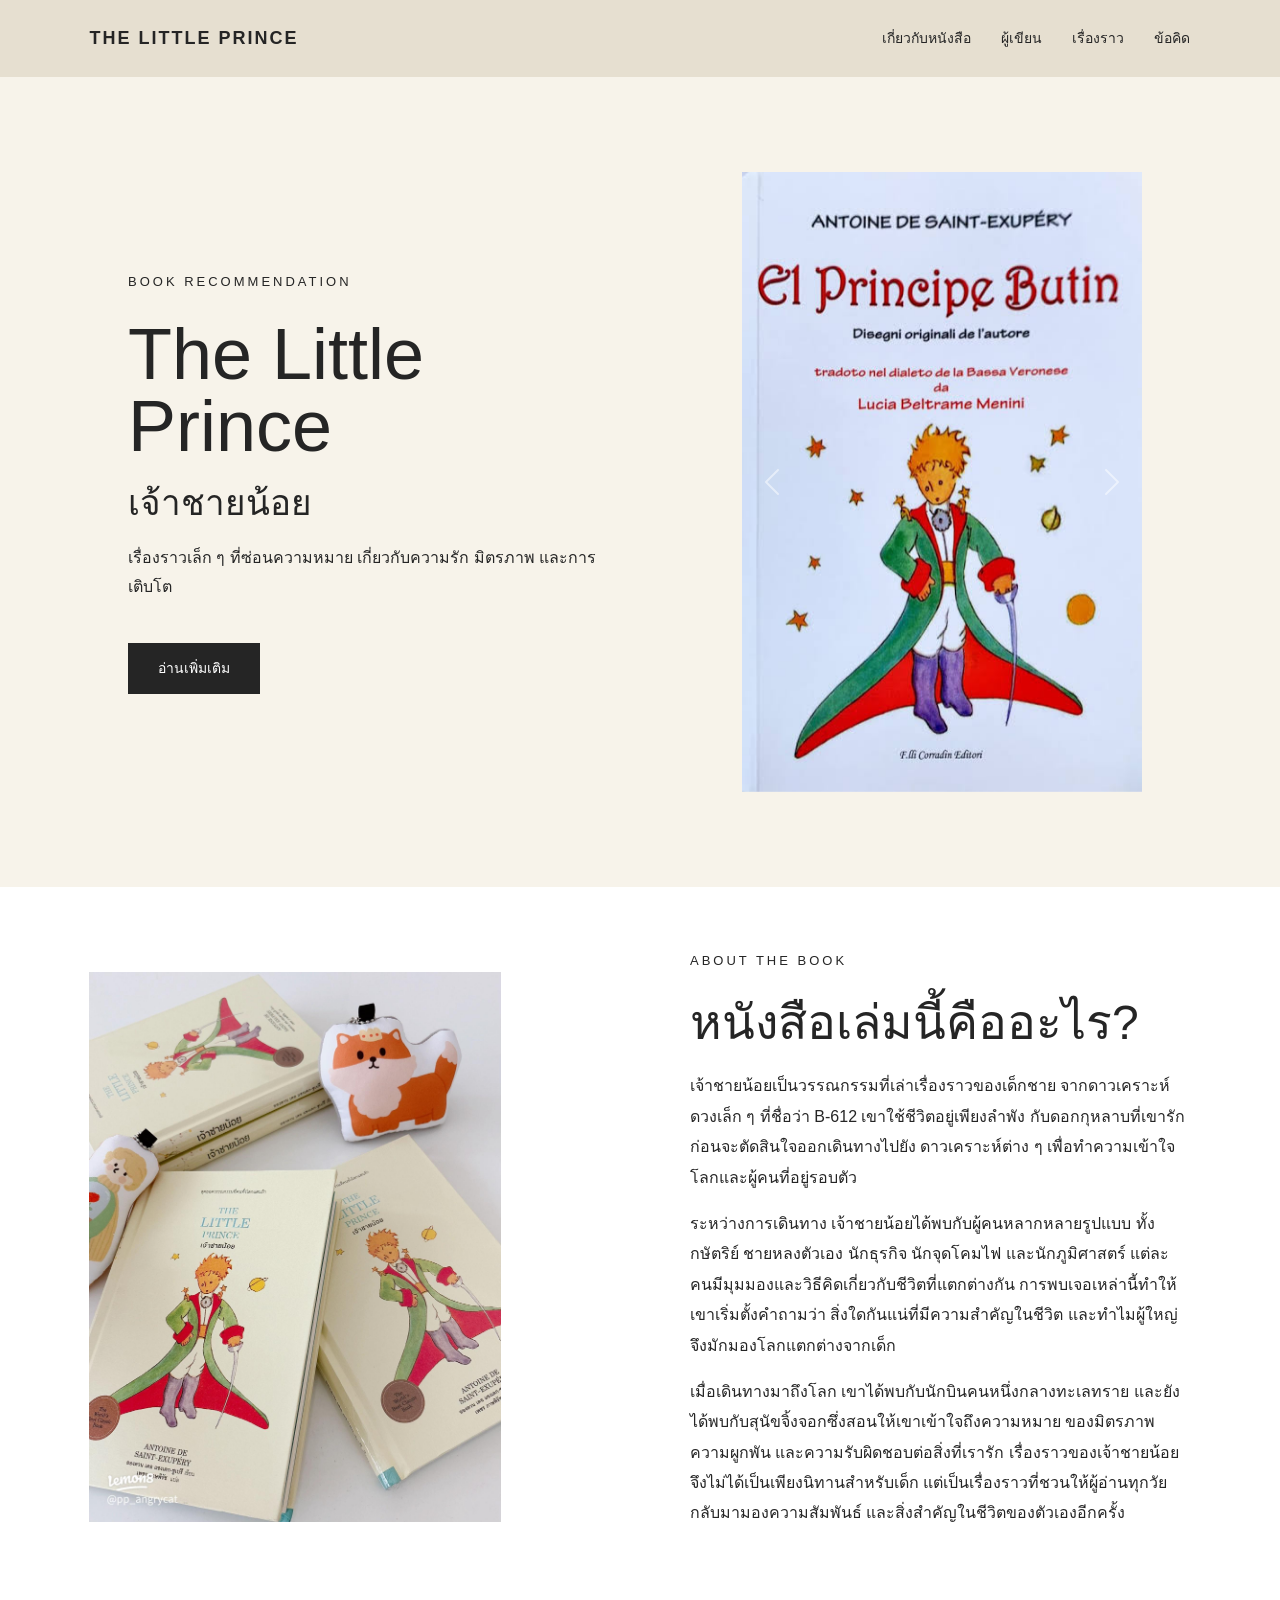
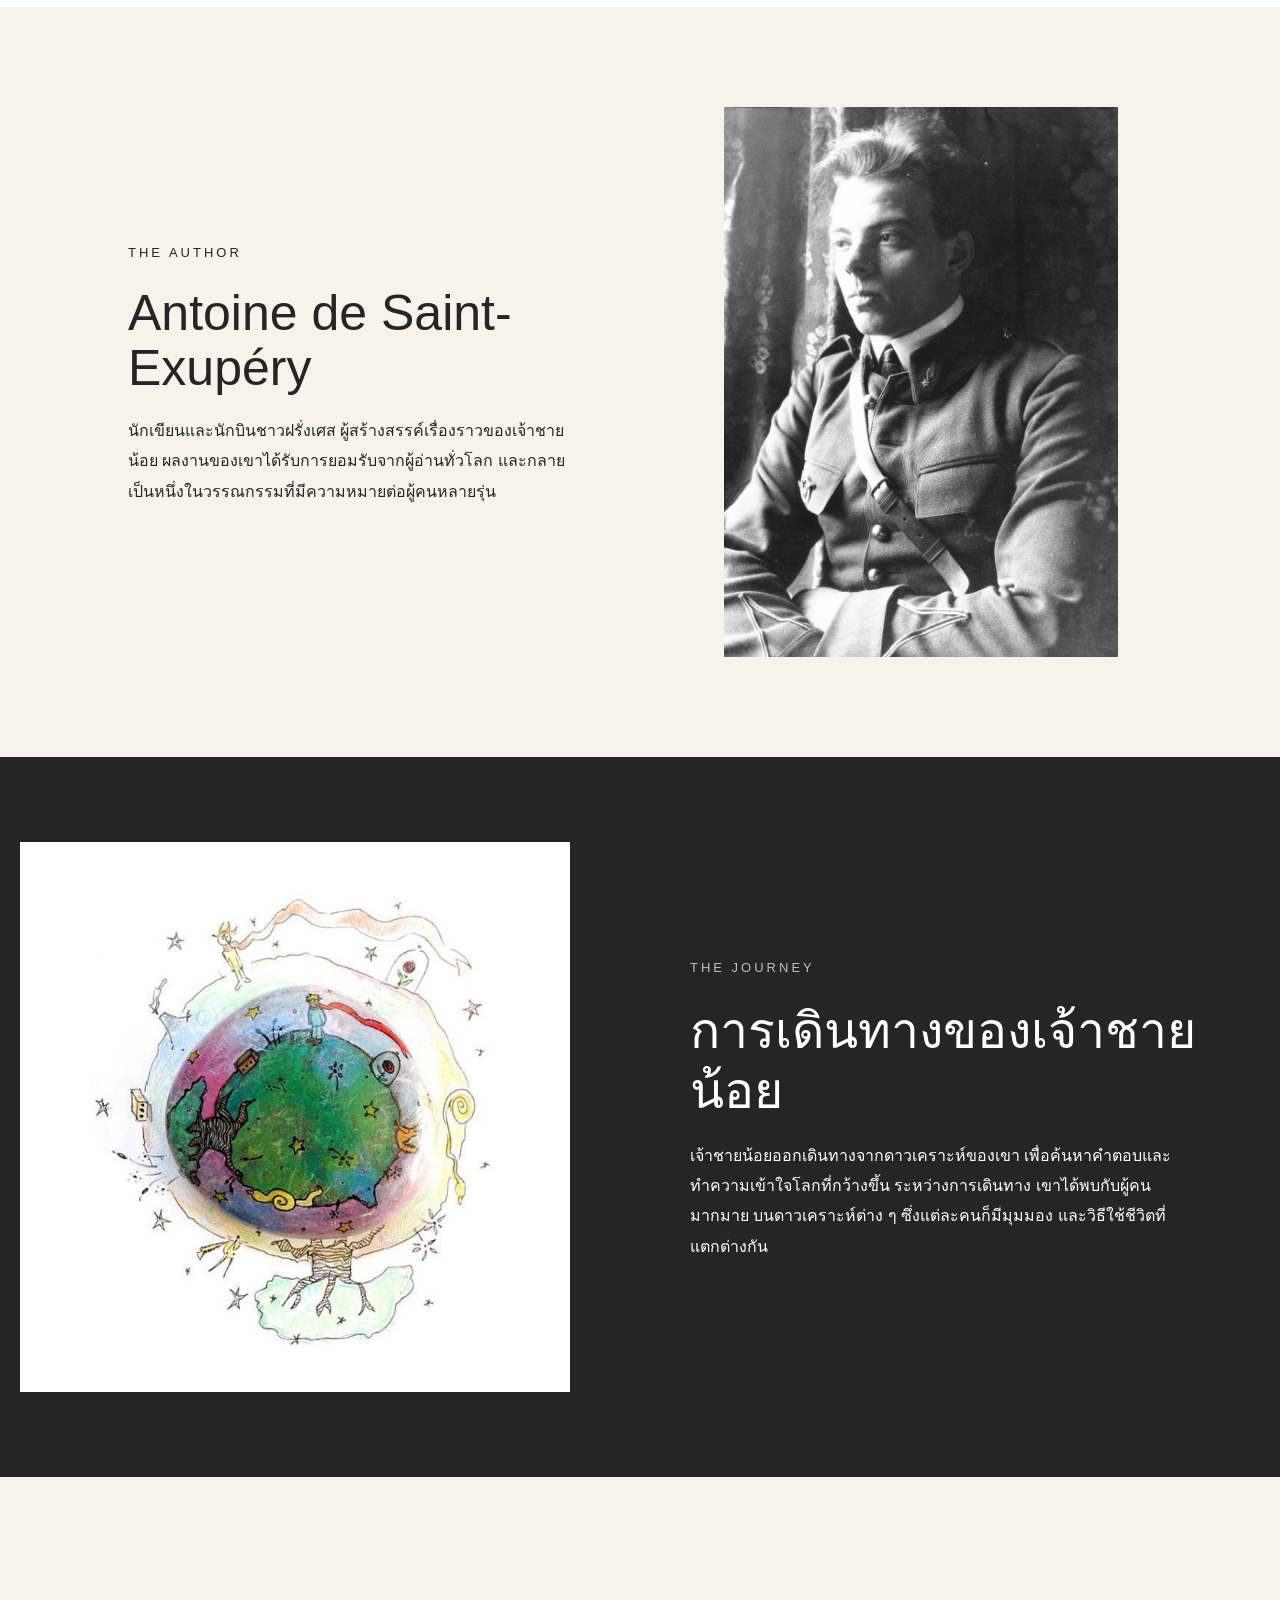
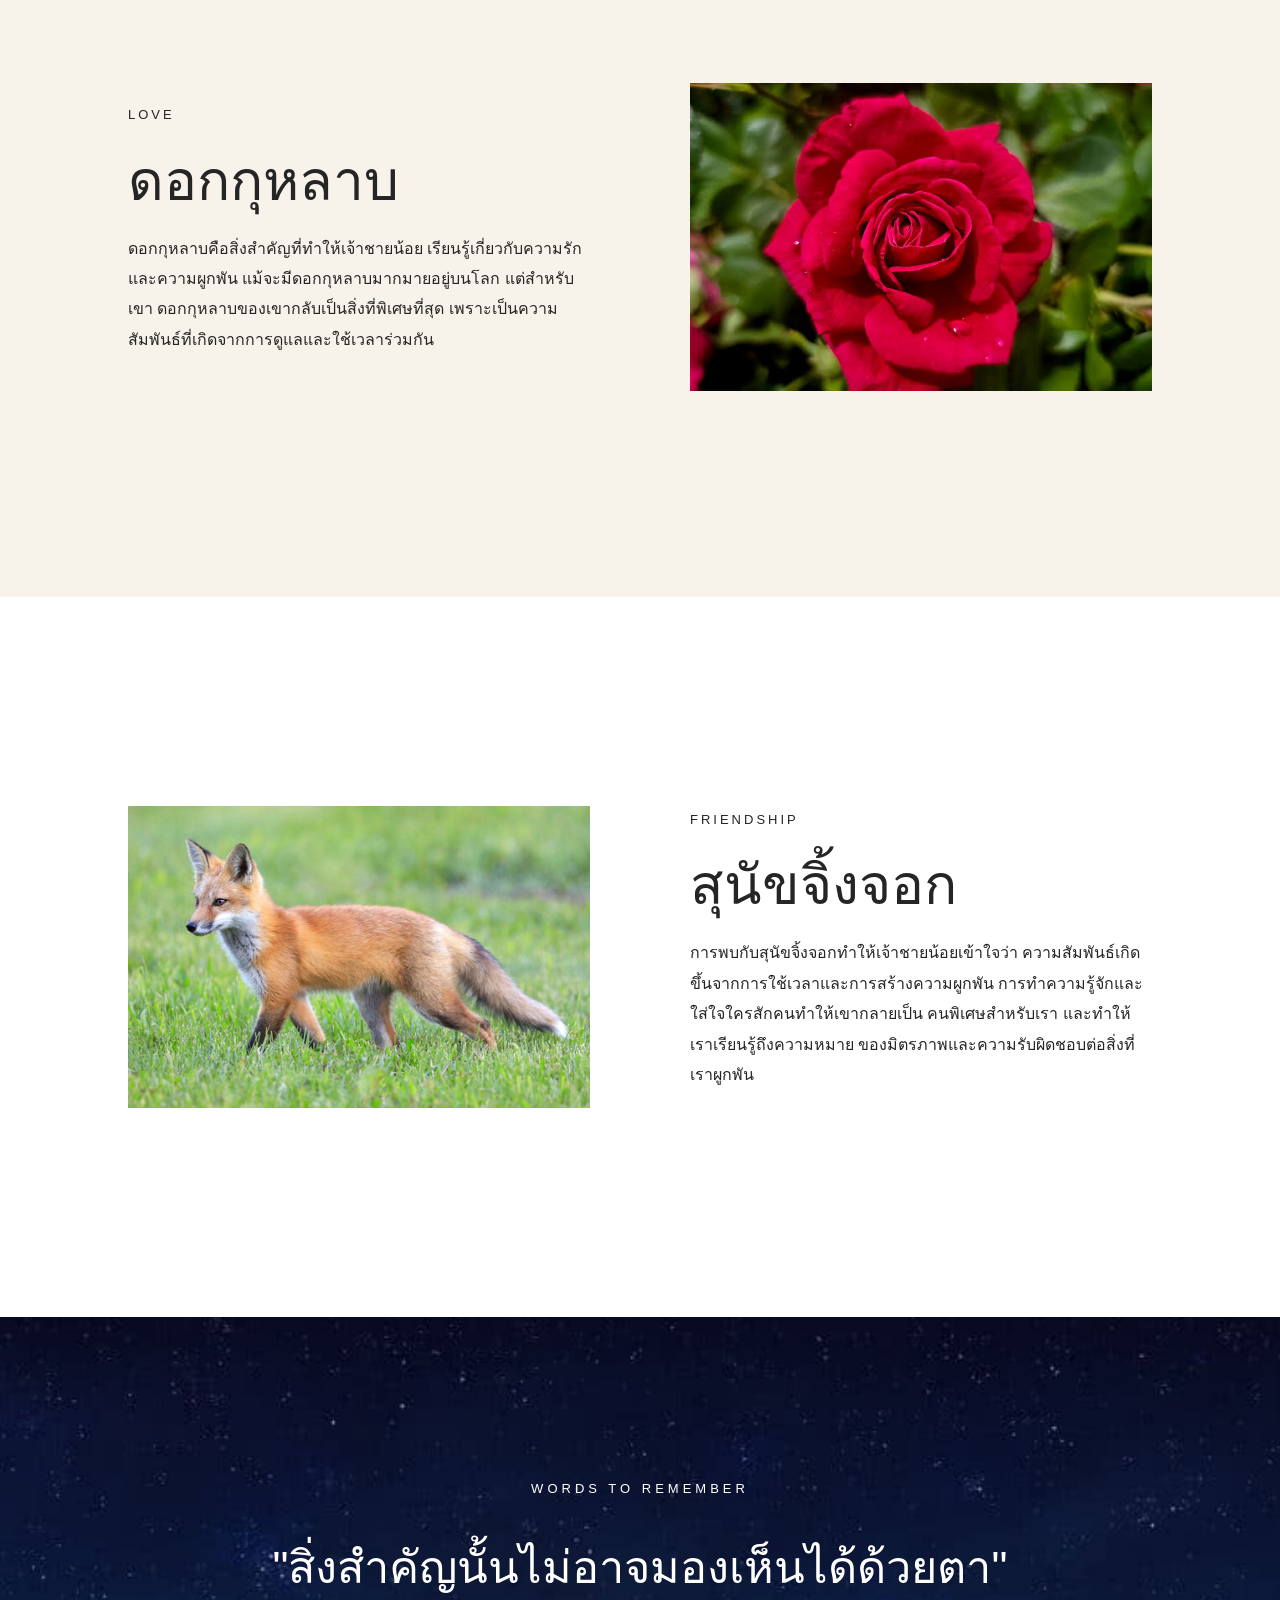
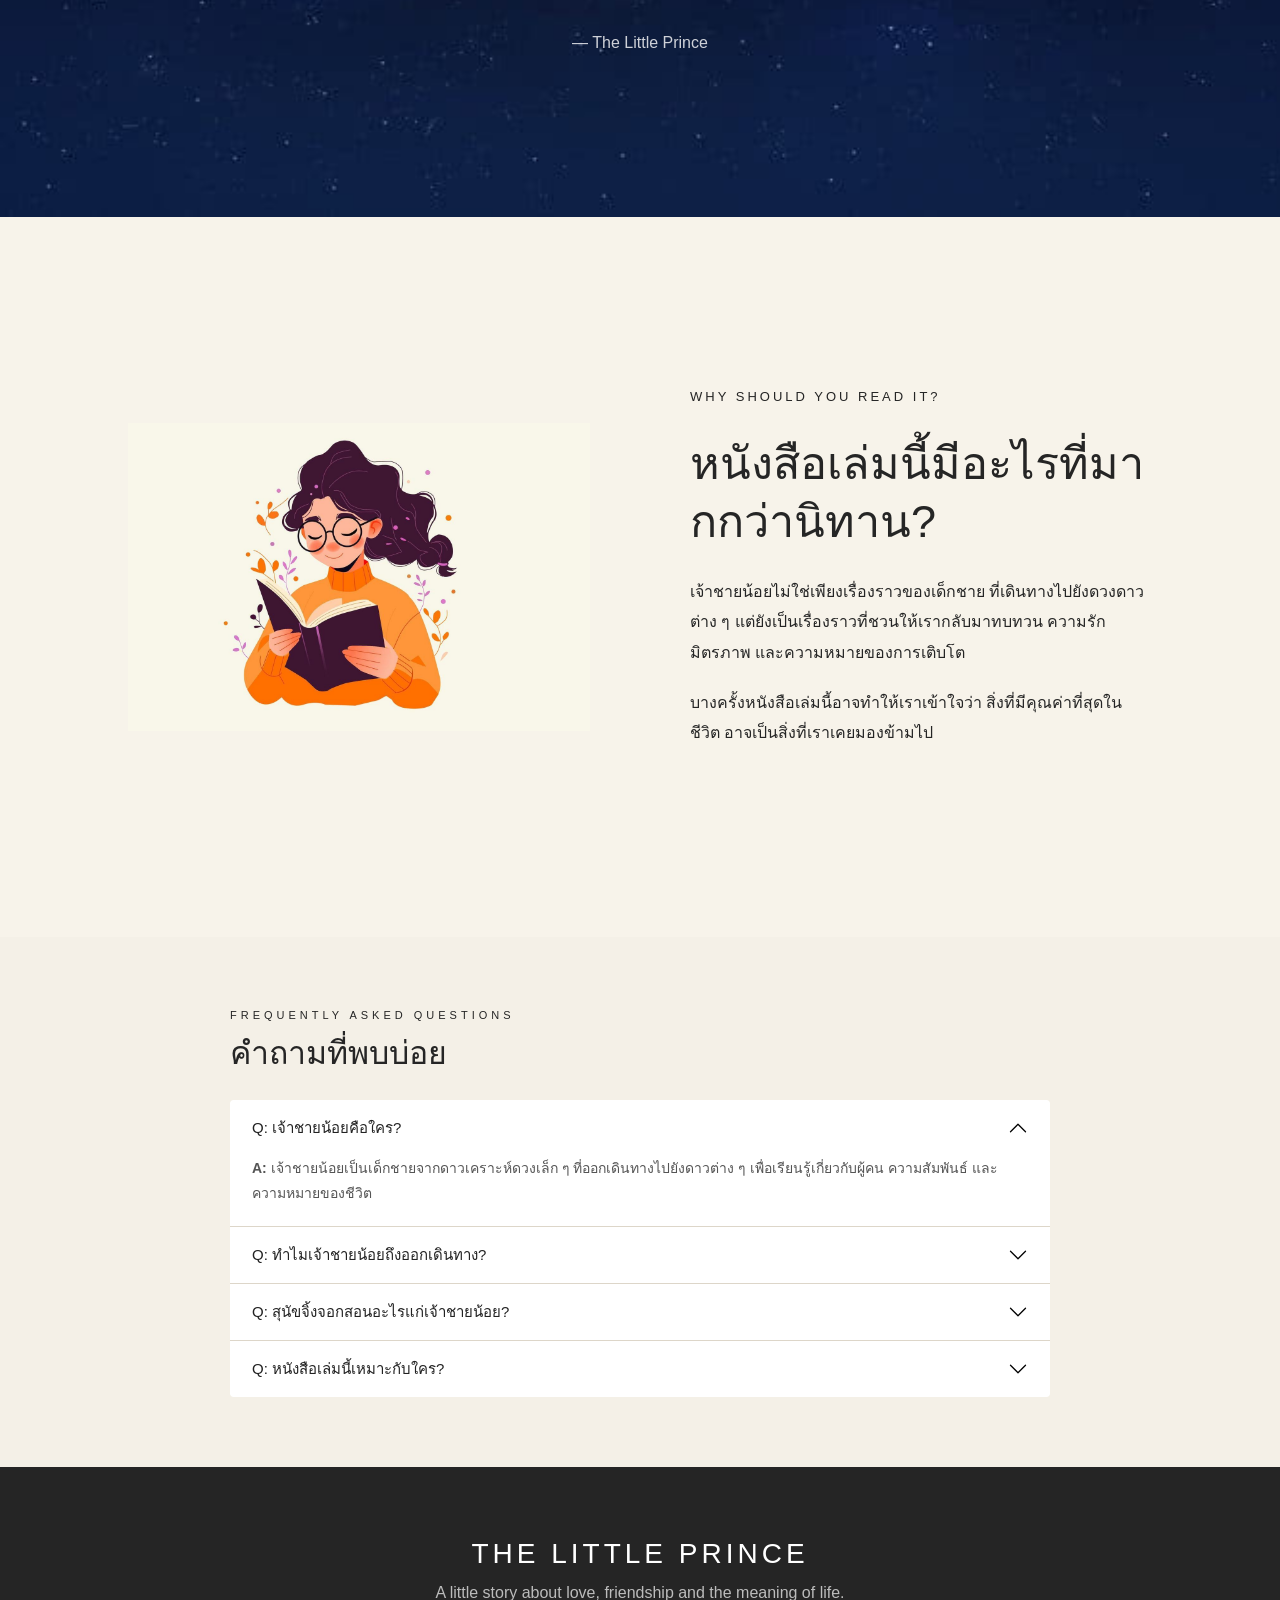
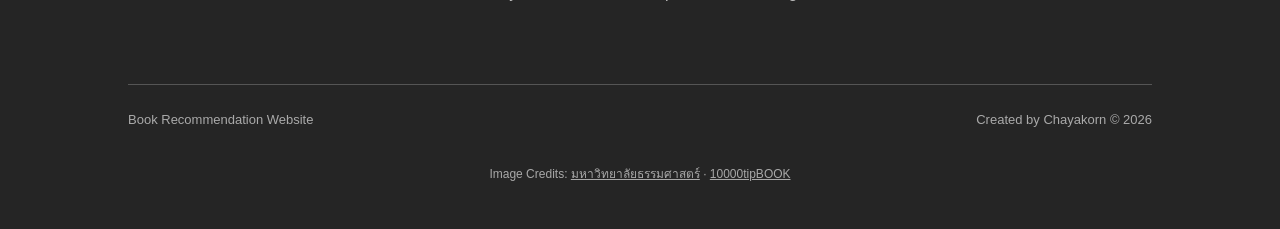
<file: index.html>
<!DOCTYPE html>
<html lang="th">

<head>
    <meta charset="UTF-8">
    <meta name="viewport" content="width=device-width, initial-scale=1.0">

    <title>The Little Prince | เจ้าชายน้อย</title>
    <link href="https://cdn.jsdelivr.net/npm/bootstrap@5.3.3/dist/css/bootstrap.min.css" rel="stylesheet">
    <link rel="stylesheet" href="style.css">
   
</head>

<body>

    <!-- Navigation -->
    <nav>
        <div class="logo">THE LITTLE PRINCE</div>

        <div class="menu">
            <a href="#about">เกี่ยวกับหนังสือ</a>
            <a href="#author">ผู้เขียน</a>
            <a href="#story">เรื่องราว</a>
            <a href="#lessons">ข้อคิด</a>
        </div>
    </nav>


    <!-- Hero -->
    <section class="hero">

        <div class="hero-text">
            <p>BOOK RECOMMENDATION</p>

            <h1>The Little Prince</h1>

            <h2>เจ้าชายน้อย</h2>

            <p>
                เรื่องราวเล็ก ๆ ที่ซ่อนความหมาย
                เกี่ยวกับความรัก มิตรภาพ และการเติบโต
            </p>

            <a href="#about" class="button">
                อ่านเพิ่มเติม
            </a>
        </div>

        <div class="hero-image">

    <div id="bookCarousel" class="carousel slide" data-bs-ride="carousel">

        <div class="carousel-inner">

            <div class="carousel-item active">
                <img src="images/book-cover.jpg"
                     alt="หน้าปกหนังสือเจ้าชายน้อย">
            </div>

            <div class="carousel-item">
                <img src="images/little-prince2.jpg"
                     alt="หนังสือเจ้าชายน้อยอีกมุมหนึ่ง">
            </div>

        </div>

        <!-- ปุ่มซ้าย -->
        <button class="carousel-control-prev"
                type="button"
                data-bs-target="#bookCarousel"
                data-bs-slide="prev">
            <span class="carousel-control-prev-icon"></span>
        </button>

        <!-- ปุ่มขวา -->
        <button class="carousel-control-next"
                type="button"
                data-bs-target="#bookCarousel"
                data-bs-slide="next">
            <span class="carousel-control-next-icon"></span>
        </button>

    </section>


    <!-- About -->
    <section id="about">

        <div>
            <img src="images/book-standing.jpg" alt="หนังสือเจ้าชายน้อย">
        </div>

        <div>
            <p>ABOUT THE BOOK</p>

            <h2>หนังสือเล่มนี้คืออะไร?</h2>

            <p>
    เจ้าชายน้อยเป็นวรรณกรรมที่เล่าเรื่องราวของเด็กชาย
    จากดาวเคราะห์ดวงเล็ก ๆ ที่ชื่อว่า B-612 เขาใช้ชีวิตอยู่เพียงลำพัง
    กับดอกกุหลาบที่เขารัก ก่อนจะตัดสินใจออกเดินทางไปยัง
    ดาวเคราะห์ต่าง ๆ เพื่อทำความเข้าใจโลกและผู้คนที่อยู่รอบตัว
</p>

<p>
    ระหว่างการเดินทาง เจ้าชายน้อยได้พบกับผู้คนหลากหลายรูปแบบ
    ทั้งกษัตริย์ ชายหลงตัวเอง นักธุรกิจ นักจุดโคมไฟ และนักภูมิศาสตร์
    แต่ละคนมีมุมมองและวิธีคิดเกี่ยวกับชีวิตที่แตกต่างกัน
    การพบเจอเหล่านี้ทำให้เขาเริ่มตั้งคำถามว่า
    สิ่งใดกันแน่ที่มีความสำคัญในชีวิต
    และทำไมผู้ใหญ่จึงมักมองโลกแตกต่างจากเด็ก
</p>

<p>
    เมื่อเดินทางมาถึงโลก เขาได้พบกับนักบินคนหนึ่งกลางทะเลทราย
    และยังได้พบกับสุนัขจิ้งจอกซึ่งสอนให้เขาเข้าใจถึงความหมาย
    ของมิตรภาพ ความผูกพัน และความรับผิดชอบต่อสิ่งที่เรารัก
    เรื่องราวของเจ้าชายน้อยจึงไม่ได้เป็นเพียงนิทานสำหรับเด็ก
    แต่เป็นเรื่องราวที่ชวนให้ผู้อ่านทุกวัยกลับมามองความสัมพันธ์
    และสิ่งสำคัญในชีวิตของตัวเองอีกครั้ง
</p>
        </div>

    </section>


    <!-- Author -->
    <section id="author">

    <div>
        <p>THE AUTHOR</p>

        <h2>Antoine de Saint-Exupéry</h2>

        <p>
    นักเขียนและนักบินชาวฝรั่งเศส ผู้สร้างสรรค์เรื่องราวของเจ้าชายน้อย
    ผลงานของเขาได้รับการยอมรับจากผู้อ่านทั่วโลก
    และกลายเป็นหนึ่งในวรรณกรรมที่มีความหมายต่อผู้คนหลายรุ่น
</p>
    </div>

    <div>
        <img src="images/author.jpg" alt="Antoine de Saint-Exupéry">
    </div>

</section>


    <!-- Story -->
    <section id="story">

        <div>
            <img src="images/asteroid.jpg" alt="ดาวเคราะห์ B-612">
        </div>

        <div>
            <p>THE JOURNEY</p>

            <h2>การเดินทางของเจ้าชายน้อย</h2>

            <p>
    เจ้าชายน้อยออกเดินทางจากดาวเคราะห์ของเขา
    เพื่อค้นหาคำตอบและทำความเข้าใจโลกที่กว้างขึ้น
    ระหว่างการเดินทาง เขาได้พบกับผู้คนมากมาย
    บนดาวเคราะห์ต่าง ๆ ซึ่งแต่ละคนก็มีมุมมอง
    และวิธีใช้ชีวิตที่แตกต่างกัน
</p>
        </div>

    </section>


    <!-- Rose -->
    <section class="rose-section">

    <div>
        <p>LOVE</p>

        <h2>ดอกกุหลาบ</h2>

        <p>
    ดอกกุหลาบคือสิ่งสำคัญที่ทำให้เจ้าชายน้อย
    เรียนรู้เกี่ยวกับความรักและความผูกพัน
    แม้จะมีดอกกุหลาบมากมายอยู่บนโลก
    แต่สำหรับเขา ดอกกุหลาบของเขากลับเป็นสิ่งที่พิเศษที่สุด
    เพราะเป็นความสัมพันธ์ที่เกิดจากการดูแลและใช้เวลาร่วมกัน
</p>
    </div>

    <div>
        <img src="images/rose.jpg" alt="ดอกกุหลาบ">
    </div>

</section>


    <!-- Fox -->
    <section class="fox-section">

    <div>
        <img src="images/fox.jpg" alt="สุนัขจิ้งจอก">
    </div>

    <div>
        <p>FRIENDSHIP</p>

        <h2>สุนัขจิ้งจอก</h2>

        <p>
    การพบกับสุนัขจิ้งจอกทำให้เจ้าชายน้อยเข้าใจว่า
    ความสัมพันธ์เกิดขึ้นจากการใช้เวลาและการสร้างความผูกพัน
    การทำความรู้จักและใส่ใจใครสักคนทำให้เขากลายเป็น
    คนพิเศษสำหรับเรา และทำให้เราเรียนรู้ถึงความหมาย
    ของมิตรภาพและความรับผิดชอบต่อสิ่งที่เราผูกพัน
</p>
    </div>

</section>

    <!-- Quote Section -->
<section class="quote-section">

    <div class="quote-content">

        <p>WORDS TO REMEMBER</p>

        <h2>
            "สิ่งสำคัญนั้นไม่อาจมองเห็นได้ด้วยตา"
        </h2>

        <span>— The Little Prince</span>

    </div>

</section>


    <!-- Why Read Section -->
<section id="lessons" class="why-section">

    <div class="why-image">
        <img src="images/reader.jpg" alt="คนกำลังอ่านหนังสือ">
    </div>

    <div class="why-content">

        <p>WHY SHOULD YOU READ IT?</p>

        <h2>หนังสือเล่มนี้มีอะไรที่มากกว่านิทาน?</h2>

        <p>
            เจ้าชายน้อยไม่ใช่เพียงเรื่องราวของเด็กชาย
            ที่เดินทางไปยังดวงดาวต่าง ๆ
            แต่ยังเป็นเรื่องราวที่ชวนให้เรากลับมาทบทวน
            ความรัก มิตรภาพ และความหมายของการเติบโต
        </p>

        <p>
            บางครั้งหนังสือเล่มนี้อาจทำให้เราเข้าใจว่า
            สิ่งที่มีคุณค่าที่สุดในชีวิต
            อาจเป็นสิ่งที่เราเคยมองข้ามไป
        </p>

    </div>

</section>

    <!-- FAQ Accordion -->
<section class="faq-section">

    <div class="faq-content">

        <p>FREQUENTLY ASKED QUESTIONS</p>

        <h2>คำถามที่พบบ่อย</h2>

        <div class="accordion" id="littlePrinceAccordion">

            <div class="accordion-item">
                <h2 class="accordion-header" id="headingOne">
                    <button class="accordion-button" type="button"
                        data-bs-toggle="collapse"
                        data-bs-target="#collapseOne"
                        aria-expanded="true"
                        aria-controls="collapseOne">
                        Q: เจ้าชายน้อยคือใคร?
                    </button>
                </h2>

                <div id="collapseOne"
                    class="accordion-collapse collapse show"
                    aria-labelledby="headingOne"
                    data-bs-parent="#littlePrinceAccordion">

                    <div class="accordion-body">
                        <strong>A:</strong>
                        เจ้าชายน้อยเป็นเด็กชายจากดาวเคราะห์ดวงเล็ก ๆ
                        ที่ออกเดินทางไปยังดาวต่าง ๆ เพื่อเรียนรู้เกี่ยวกับผู้คน
                        ความสัมพันธ์ และความหมายของชีวิต
                    </div>

                </div>
            </div>


            <div class="accordion-item">
                <h2 class="accordion-header" id="headingTwo">
                    <button class="accordion-button collapsed" type="button"
                        data-bs-toggle="collapse"
                        data-bs-target="#collapseTwo"
                        aria-expanded="false"
                        aria-controls="collapseTwo">
                        Q: ทำไมเจ้าชายน้อยถึงออกเดินทาง?
                    </button>
                </h2>

                <div id="collapseTwo"
                    class="accordion-collapse collapse"
                    aria-labelledby="headingTwo"
                    data-bs-parent="#littlePrinceAccordion">

                    <div class="accordion-body">
                        <strong>A:</strong>
                        เขาออกเดินทางเพื่อค้นหาคำตอบและทำความเข้าใจโลก
                        ระหว่างทางเขาได้พบผู้คนมากมาย
                        ซึ่งทำให้เขาเรียนรู้มุมมองและความหมายของชีวิตที่แตกต่างกัน
                    </div>

                </div>
            </div>


            <div class="accordion-item">
                <h2 class="accordion-header" id="headingThree">
                    <button class="accordion-button collapsed" type="button"
                        data-bs-toggle="collapse"
                        data-bs-target="#collapseThree"
                        aria-expanded="false"
                        aria-controls="collapseThree">
                        Q: สุนัขจิ้งจอกสอนอะไรแก่เจ้าชายน้อย?
                    </button>
                </h2>

                <div id="collapseThree"
                    class="accordion-collapse collapse"
                    aria-labelledby="headingThree"
                    data-bs-parent="#littlePrinceAccordion">

                    <div class="accordion-body">
                        <strong>A:</strong>
                        สุนัขจิ้งจอกสอนให้เจ้าชายน้อยเข้าใจถึงความผูกพัน
                        และความรับผิดชอบต่อสิ่งที่เราสร้างความสัมพันธ์ด้วย
                        ทำให้เขาเข้าใจว่าคนที่เราผูกพันด้วยนั้นมีความพิเศษสำหรับเรา
                    </div>

                </div>
            </div>


            <div class="accordion-item">
                <h2 class="accordion-header" id="headingFour">
                    <button class="accordion-button collapsed" type="button"
                        data-bs-toggle="collapse"
                        data-bs-target="#collapseFour"
                        aria-expanded="false"
                        aria-controls="collapseFour">
                        Q: หนังสือเล่มนี้เหมาะกับใคร?
                    </button>
                </h2>

                <div id="collapseFour"
                    class="accordion-collapse collapse"
                    aria-labelledby="headingFour"
                    data-bs-parent="#littlePrinceAccordion">

                    <div class="accordion-body">
                        <strong>A:</strong>
                        หนังสือเล่มนี้เหมาะกับผู้อ่านทุกวัย
                        โดยเฉพาะคนที่สนใจเรื่องความรัก มิตรภาพ
                        ความสัมพันธ์ และการมองโลกในมุมที่แตกต่างออกไป
                    </div>

                </div>
            </div>

        </div>

    </div>

</section>


    <!-- Footer -->
<footer class="footer">

    <div class="footer-top">

        <h2>THE LITTLE PRINCE</h2>

        <p>
            A little story about love, friendship
            and the meaning of life.
        </p>

    </div>

    <div class="footer-bottom">

        <p>Book Recommendation Website</p>

        <p>Created by Chayakorn © 2026</p>

    </div>
    <div class="footer-credit">
    <p>
        Image Credits:
        <a href="ลิงก์ธรรมศาสตร์" target="_blank">มหาวิทยาลัยธรรมศาสตร์</a>
        ·
        <a href="https://www.10000tipbook.com/product/7179/the-little-prince-%E0%B8%...
           target="_blank">10000tipBOOK</a>
    </p>
</div>

</footer>
<script src="https://cdn.jsdelivr.net/npm/bootstrap@5.3.3/dist/js/bootstrap.bundle.min.js"></script>
</body>

</html>
</file>
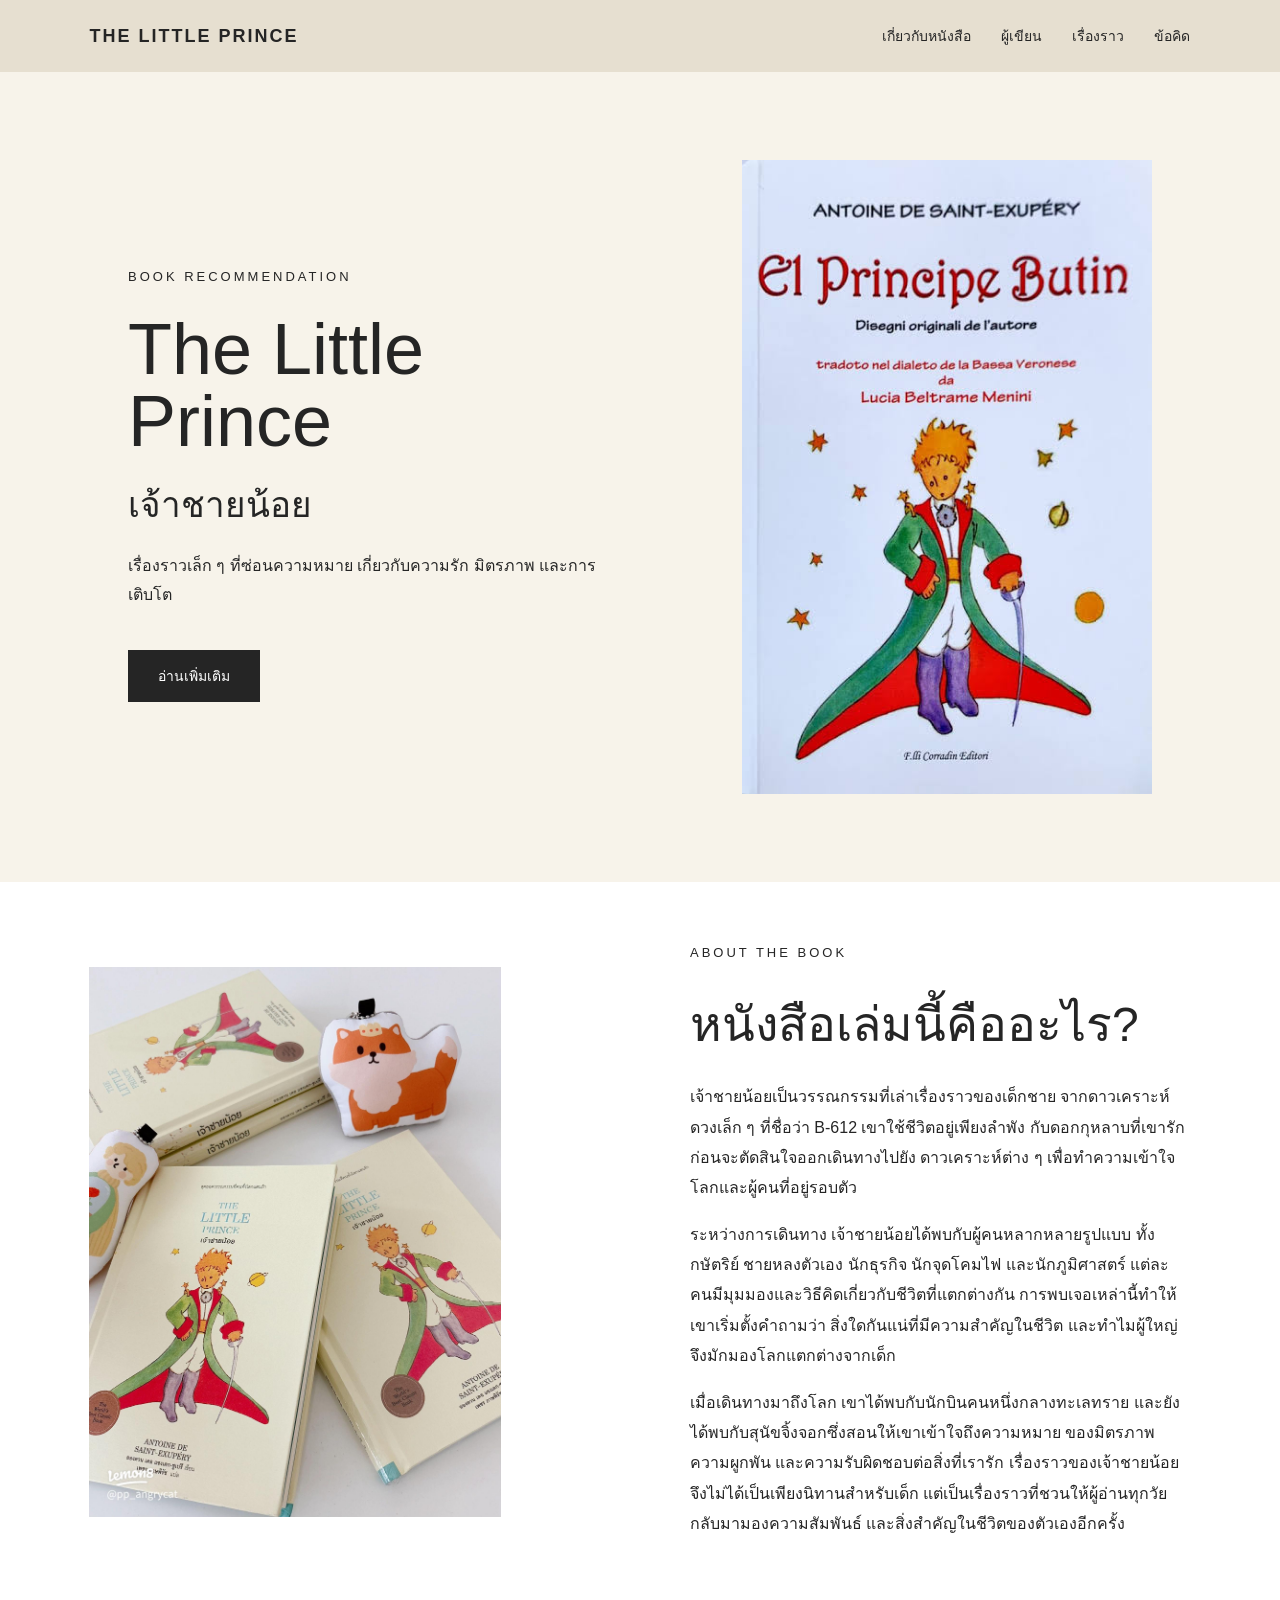
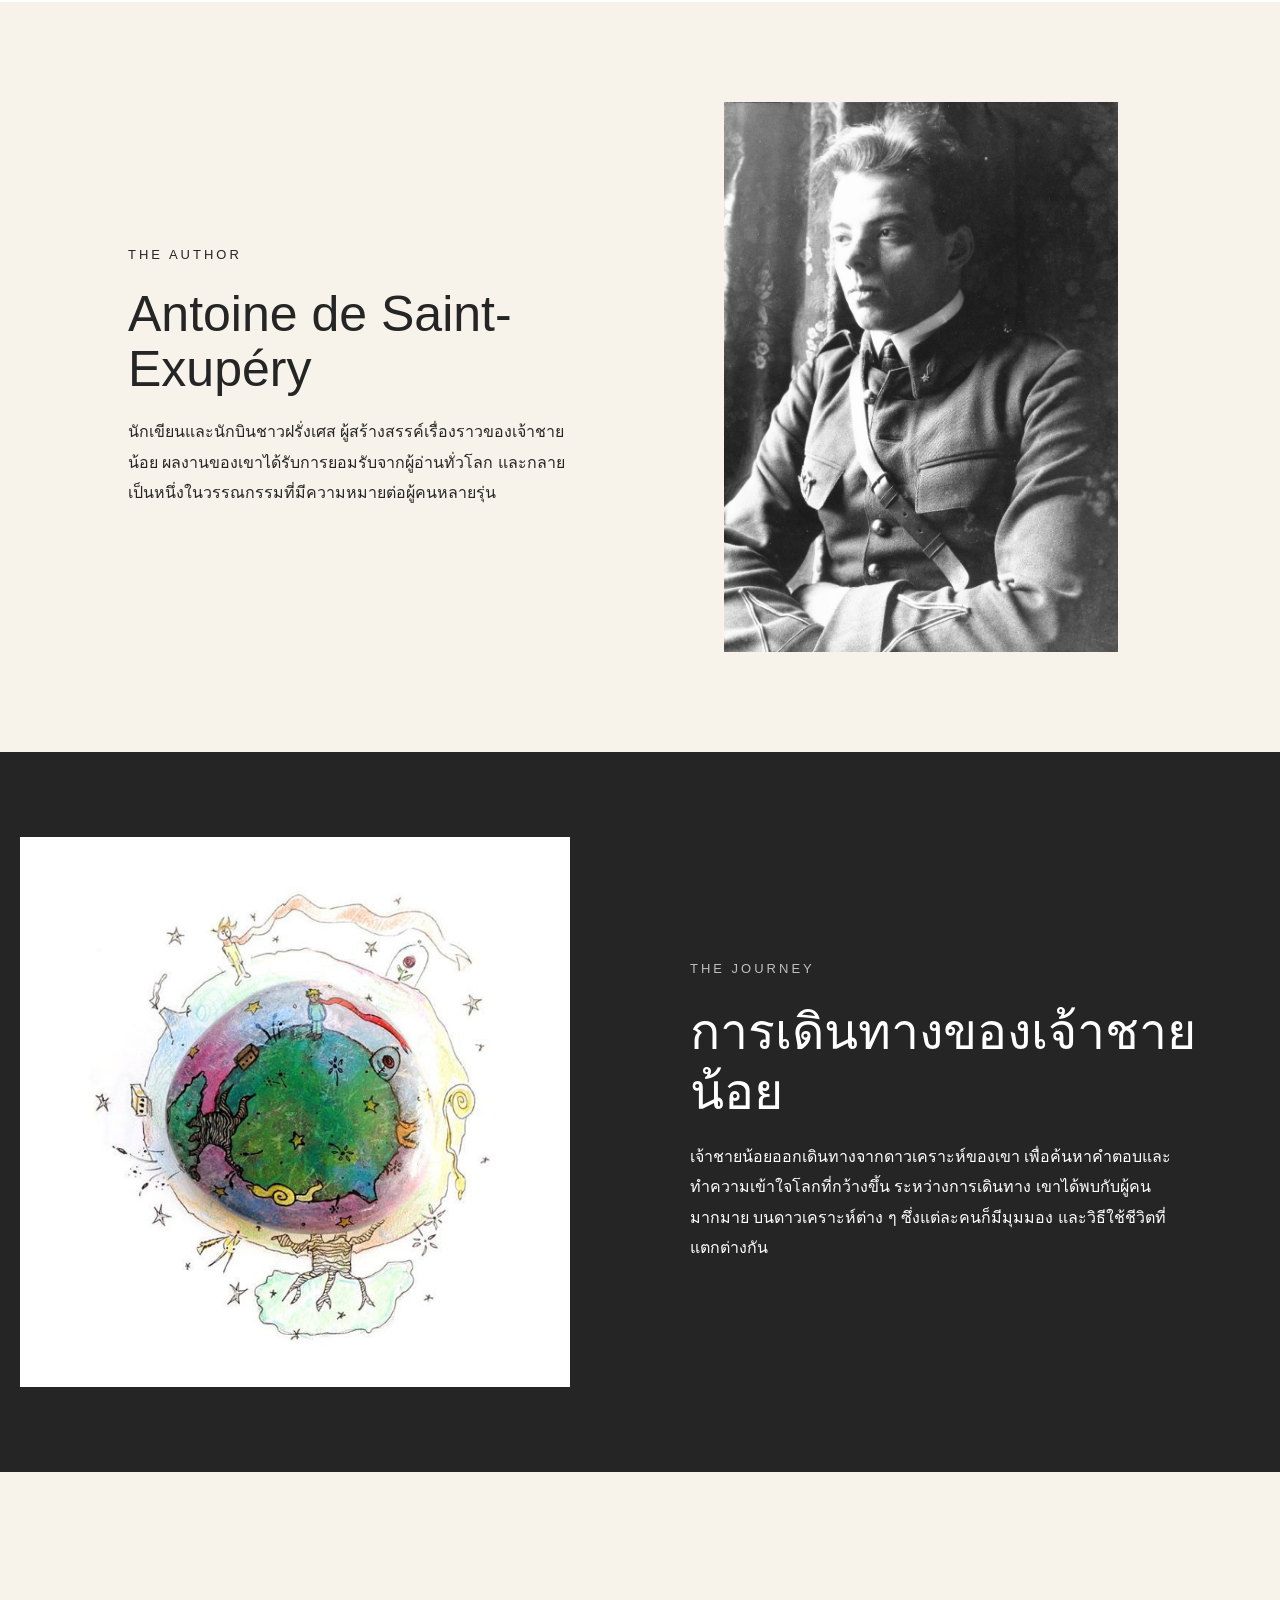
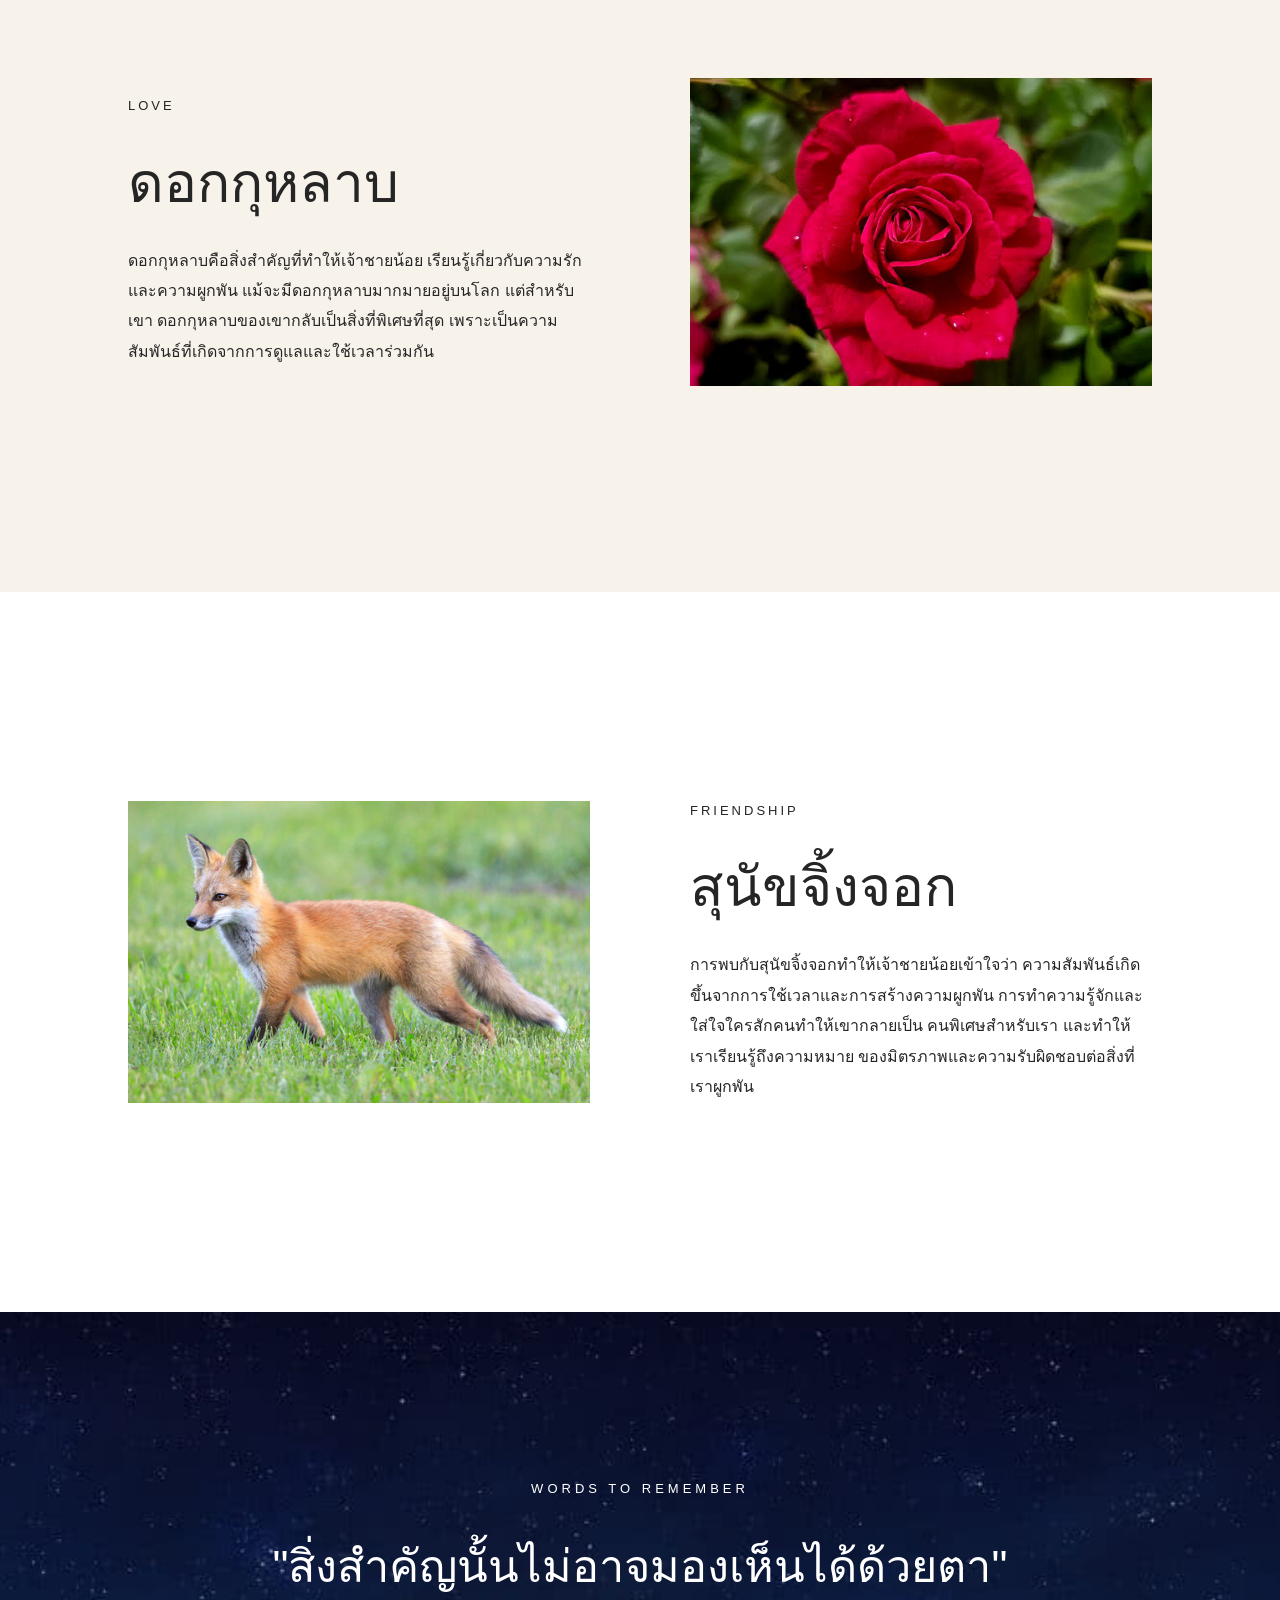
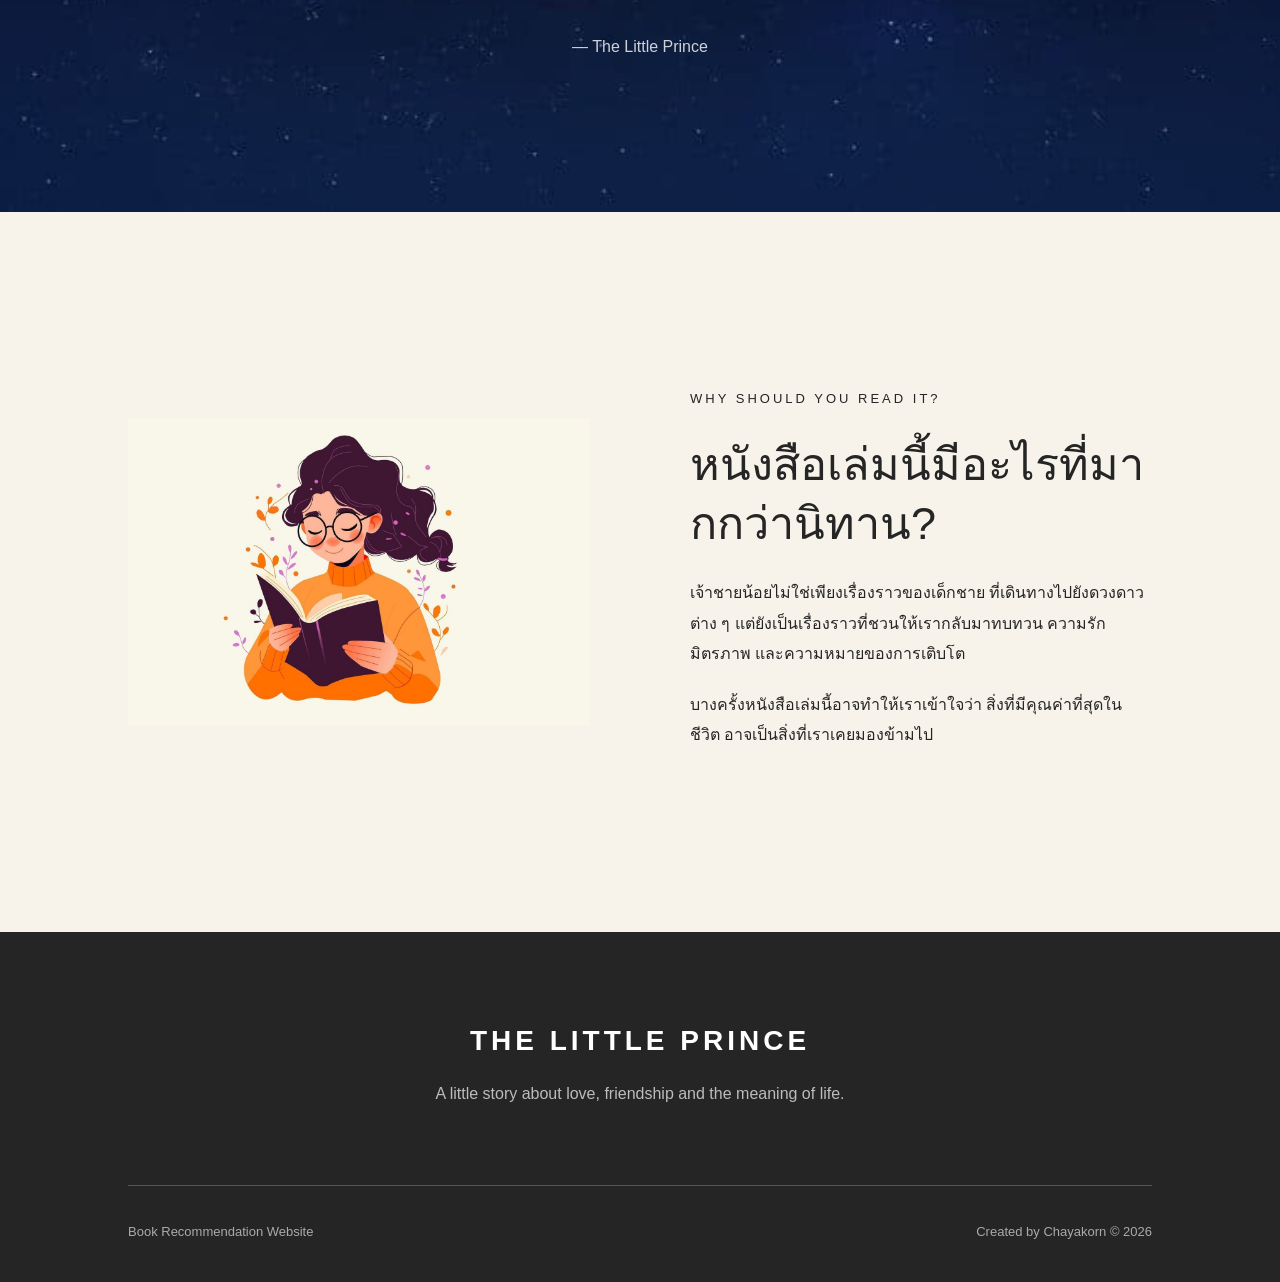
<file: !งานเเนะนำหนังสือ/index.html>
<!DOCTYPE html>
<html lang="th">

<head>
    <meta charset="UTF-8">
    <meta name="viewport" content="width=device-width, initial-scale=1.0">

    <title>The Little Prince | เจ้าชายน้อย</title>

    <link rel="stylesheet" href="style.css">
</head>

<body>

    <!-- Navigation -->
    <nav>
        <div class="logo">THE LITTLE PRINCE</div>

        <div class="menu">
            <a href="#about">เกี่ยวกับหนังสือ</a>
            <a href="#author">ผู้เขียน</a>
            <a href="#story">เรื่องราว</a>
            <a href="#lessons">ข้อคิด</a>
        </div>
    </nav>


    <!-- Hero -->
    <section class="hero">

        <div class="hero-text">
            <p>BOOK RECOMMENDATION</p>

            <h1>The Little Prince</h1>

            <h2>เจ้าชายน้อย</h2>

            <p>
                เรื่องราวเล็ก ๆ ที่ซ่อนความหมาย
                เกี่ยวกับความรัก มิตรภาพ และการเติบโต
            </p>

            <a href="#about" class="button">
                อ่านเพิ่มเติม
            </a>
        </div>

        <div class="hero-image">
            <img src="images/book-cover.jpg" alt="หน้าปกหนังสือเจ้าชายน้อย">
        </div>

    </section>


    <!-- About -->
    <section id="about">

        <div>
            <img src="images/book-standing.jpg" alt="หนังสือเจ้าชายน้อย">
        </div>

        <div>
            <p>ABOUT THE BOOK</p>

            <h2>หนังสือเล่มนี้คืออะไร?</h2>

            <p>
    เจ้าชายน้อยเป็นวรรณกรรมที่เล่าเรื่องราวของเด็กชาย
    จากดาวเคราะห์ดวงเล็ก ๆ ที่ชื่อว่า B-612 เขาใช้ชีวิตอยู่เพียงลำพัง
    กับดอกกุหลาบที่เขารัก ก่อนจะตัดสินใจออกเดินทางไปยัง
    ดาวเคราะห์ต่าง ๆ เพื่อทำความเข้าใจโลกและผู้คนที่อยู่รอบตัว
</p>

<p>
    ระหว่างการเดินทาง เจ้าชายน้อยได้พบกับผู้คนหลากหลายรูปแบบ
    ทั้งกษัตริย์ ชายหลงตัวเอง นักธุรกิจ นักจุดโคมไฟ และนักภูมิศาสตร์
    แต่ละคนมีมุมมองและวิธีคิดเกี่ยวกับชีวิตที่แตกต่างกัน
    การพบเจอเหล่านี้ทำให้เขาเริ่มตั้งคำถามว่า
    สิ่งใดกันแน่ที่มีความสำคัญในชีวิต
    และทำไมผู้ใหญ่จึงมักมองโลกแตกต่างจากเด็ก
</p>

<p>
    เมื่อเดินทางมาถึงโลก เขาได้พบกับนักบินคนหนึ่งกลางทะเลทราย
    และยังได้พบกับสุนัขจิ้งจอกซึ่งสอนให้เขาเข้าใจถึงความหมาย
    ของมิตรภาพ ความผูกพัน และความรับผิดชอบต่อสิ่งที่เรารัก
    เรื่องราวของเจ้าชายน้อยจึงไม่ได้เป็นเพียงนิทานสำหรับเด็ก
    แต่เป็นเรื่องราวที่ชวนให้ผู้อ่านทุกวัยกลับมามองความสัมพันธ์
    และสิ่งสำคัญในชีวิตของตัวเองอีกครั้ง
</p>
        </div>

    </section>


    <!-- Author -->
    <section id="author">

    <div>
        <p>THE AUTHOR</p>

        <h2>Antoine de Saint-Exupéry</h2>

        <p>
    นักเขียนและนักบินชาวฝรั่งเศส ผู้สร้างสรรค์เรื่องราวของเจ้าชายน้อย
    ผลงานของเขาได้รับการยอมรับจากผู้อ่านทั่วโลก
    และกลายเป็นหนึ่งในวรรณกรรมที่มีความหมายต่อผู้คนหลายรุ่น
</p>
    </div>

    <div>
        <img src="images/author.jpg" alt="Antoine de Saint-Exupéry">
    </div>

</section>


    <!-- Story -->
    <section id="story">

        <div>
            <img src="images/asteroid.jpg" alt="ดาวเคราะห์ B-612">
        </div>

        <div>
            <p>THE JOURNEY</p>

            <h2>การเดินทางของเจ้าชายน้อย</h2>

            <p>
    เจ้าชายน้อยออกเดินทางจากดาวเคราะห์ของเขา
    เพื่อค้นหาคำตอบและทำความเข้าใจโลกที่กว้างขึ้น
    ระหว่างการเดินทาง เขาได้พบกับผู้คนมากมาย
    บนดาวเคราะห์ต่าง ๆ ซึ่งแต่ละคนก็มีมุมมอง
    และวิธีใช้ชีวิตที่แตกต่างกัน
</p>
        </div>

    </section>


    <!-- Rose -->
    <section class="rose-section">

    <div>
        <p>LOVE</p>

        <h2>ดอกกุหลาบ</h2>

        <p>
    ดอกกุหลาบคือสิ่งสำคัญที่ทำให้เจ้าชายน้อย
    เรียนรู้เกี่ยวกับความรักและความผูกพัน
    แม้จะมีดอกกุหลาบมากมายอยู่บนโลก
    แต่สำหรับเขา ดอกกุหลาบของเขากลับเป็นสิ่งที่พิเศษที่สุด
    เพราะเป็นความสัมพันธ์ที่เกิดจากการดูแลและใช้เวลาร่วมกัน
</p>
    </div>

    <div>
        <img src="images/rose.jpg" alt="ดอกกุหลาบ">
    </div>

</section>


    <!-- Fox -->
    <section class="fox-section">

    <div>
        <img src="images/fox.jpg" alt="สุนัขจิ้งจอก">
    </div>

    <div>
        <p>FRIENDSHIP</p>

        <h2>สุนัขจิ้งจอก</h2>

        <p>
    การพบกับสุนัขจิ้งจอกทำให้เจ้าชายน้อยเข้าใจว่า
    ความสัมพันธ์เกิดขึ้นจากการใช้เวลาและการสร้างความผูกพัน
    การทำความรู้จักและใส่ใจใครสักคนทำให้เขากลายเป็น
    คนพิเศษสำหรับเรา และทำให้เราเรียนรู้ถึงความหมาย
    ของมิตรภาพและความรับผิดชอบต่อสิ่งที่เราผูกพัน
</p>
    </div>

</section>

    <!-- Quote Section -->
<section class="quote-section">

    <div class="quote-content">

        <p>WORDS TO REMEMBER</p>

        <h2>
            "สิ่งสำคัญนั้นไม่อาจมองเห็นได้ด้วยตา"
        </h2>

        <span>— The Little Prince</span>

    </div>

</section>


    <!-- Why Read Section -->
<section id="lessons" class="why-section">

    <div class="why-image">
        <img src="images/reader.jpg" alt="คนกำลังอ่านหนังสือ">
    </div>

    <div class="why-content">

        <p>WHY SHOULD YOU READ IT?</p>

        <h2>หนังสือเล่มนี้มีอะไรที่มากกว่านิทาน?</h2>

        <p>
            เจ้าชายน้อยไม่ใช่เพียงเรื่องราวของเด็กชาย
            ที่เดินทางไปยังดวงดาวต่าง ๆ
            แต่ยังเป็นเรื่องราวที่ชวนให้เรากลับมาทบทวน
            ความรัก มิตรภาพ และความหมายของการเติบโต
        </p>

        <p>
            บางครั้งหนังสือเล่มนี้อาจทำให้เราเข้าใจว่า
            สิ่งที่มีคุณค่าที่สุดในชีวิต
            อาจเป็นสิ่งที่เราเคยมองข้ามไป
        </p>

    </div>

</section>


    <!-- Footer -->
<footer class="footer">

    <div class="footer-top">

        <h2>THE LITTLE PRINCE</h2>

        <p>
            A little story about love, friendship
            and the meaning of life.
        </p>

    </div>

    <div class="footer-bottom">

        <p>Book Recommendation Website</p>

        <p>Created by Chayakorn © 2026</p>

    </div>

</footer>

</body>

</html>
</file>
<file: style.css>
/* =========================
   BASIC
========================= */

* {
    box-sizing: border-box;
}

html {
    scroll-behavior: smooth;
}

body {
    margin: 0;
    font-family: Arial, sans-serif;
    color: #252525;
    background: #f7f3ea;
}

img {
    max-width: 100%;
    display: block;
}


/* =========================
   NAVIGATION
========================= */

nav {
    width: 100%;
    padding: 25px 7%;

    display: flex;
    justify-content: space-between;
    align-items: center;

    background-color: #e6dfd0;
}

.logo {
    font-size: 18px;
    font-weight: bold;
    letter-spacing: 2px;
}

.menu {
    display: flex;
    gap: 30px;
}

.menu a {
    text-decoration: none;
    color: #252525;
    font-size: 14px;

    transition: 0.3s;
}

.menu a:hover {
    opacity: 0.5;
}


/* =========================
   HERO
========================= */

.hero {
    min-height: 90vh;

    padding: 70px 10%;

    display: flex;
    align-items: center;
    justify-content: space-between;

    gap: 80px;
}


/* ฝั่งข้อความ */

.hero-text {
    width: 50%;
}

.hero-text > p:first-child {
    font-size: 13px;
    letter-spacing: 3px;
    margin-bottom: 25px;
}

.hero h1 {
    font-size: 72px;
    line-height: 1;
    margin: 0;

    font-weight: 500;
}

.hero h2 {
    font-size: 35px;
    font-weight: 400;

    margin: 20px 0;
}

.hero-text p {
    line-height: 1.8;
}


/* ปุ่ม */

.button {
    display: inline-block;

    margin-top: 25px;
    padding: 15px 30px;

    background-color: #252525;
    color: white;

    text-decoration: none;

    font-size: 14px;

    transition: 0.3s;
}

.button:hover {
    transform: translateY(-3px);
    opacity: 0.8;
}


/* ฝั่งรูป */

.hero-image {
    width: 40%;
}

.hero-image img {
    width: 100%;
    max-height: 650px;

    object-fit: contain;
}

.hero-image .carousel {
    width: 100%;
}

.hero-image .carousel {
    width: 100%;
}

.hero-image .carousel-item img {
    width: 100%;
    height: auto;
    display: block;
}

.hero-image .carousel {
    width: 400px;
}

.hero-image .carousel-item img {
    width: 400px;
    height: auto;
    display: block;
}

/* =========================
   MOBILE
========================= */

@media (max-width: 768px) {

    nav {
        padding: 20px;
    }

    .menu {
        display: none;
    }

    .hero {
        padding: 60px 25px;

        flex-direction: column;

        text-align: center;

        gap: 50px;
    }

    .hero-text {
        width: 100%;
    }

    .hero-image {
        width: 80%;
    }

    .hero h1 {
        font-size: 50px;
    }

    .hero h2 {
        font-size: 28px;
    }
}
/* =========================
   ABOUT
========================= */

#about {
    min-height: 80vh;

    display: flex;
    align-items: center;

    gap: 100px;

    background-color: white;
}

#about > div {
    width: 50%;
}

#about img {
    width: 100%;
    max-height: 550px;

    object-fit: contain;
}

#about p:first-child {
    font-size: 13px;
    letter-spacing: 3px;
}

#about h2 {
    font-size: 48px;
    font-weight: 400;

    margin: 20px 0;
}

#about p {
    line-height: 1.9;
    max-width: 500px;
}


/* Mobile */

@media (max-width: 768px) {

    #about {
        flex-direction: column;
        gap: 50px;

        padding: 70px 25px;
    }

    #about > div {
        width: 100%;
    }

    #about h2 {
        font-size: 36px;
    }
}
/* =========================
   AUTHOR
========================= */

#author {
    min-height: 80vh;

    display: flex;
    align-items: center;
    justify-content: space-between;

    gap: 100px;

    padding: 100px 10%;

    background-color: #f7f3ea;
}

#author > div {
    width: 50%;
}

#author img {
    width: 100%;
    max-height: 550px;

    object-fit: contain;
}

#author p:first-child {
    font-size: 13px;
    letter-spacing: 3px;
}

#author h2 {
    font-size: 50px;
    line-height: 1.1;

    font-weight: 400;

    margin: 20px 0;
}

#author p {
    line-height: 1.9;
    max-width: 500px;
}


/* Mobile */

@media (max-width: 768px) {

    #author {
        flex-direction: column-reverse;

        padding: 70px 25px;

        gap: 50px;
    }

    #author > div {
        width: 100%;
    }

    #author h2 {
        font-size: 36px;
    }
}

/* =========================
   JOURNEY
========================= */

#story {
    min-height: 80vh;

    display: flex;
    align-items: center;

    gap: 100px;

    background-color: #252525;

    color: white;
}

#story > div {
    width: 50%;
}

#story img {
    width: 100%;
    max-height: 550px;

    object-fit: contain;
}

#story p:first-child {
    font-size: 13px;
    letter-spacing: 3px;
    opacity: 0.7;
}

#story h2 {
    font-size: 50px;
    line-height: 1.2;

    font-weight: 400;

    margin: 20px 0;
}

#story p {
    line-height: 1.9;
    max-width: 500px;
}


/* Mobile */

@media (max-width: 768px) {

    #story {
        flex-direction: column;

        padding: 70px 25px;

        gap: 50px;
    }

    #story > div {
        width: 100%;
    }

    #story h2 {
        font-size: 36px;
    }
}
/* =========================
   ROSE
========================= */

.rose-section {
    min-height: 80vh;

    display: flex;
    align-items: center;

    gap: 100px;

    padding: 100px 10%;

    background-color: #f7f3ea;
}

.rose-section > div {
    width: 50%;
}

.rose-section img {
    width: 100%;
    max-height: 500px;

    object-fit: contain;
}

.rose-section p:first-child {
    font-size: 13px;
    letter-spacing: 3px;
}

.rose-section h2 {
    font-size: 55px;

    font-weight: 400;

    margin: 20px 0;
}

.rose-section p {
    line-height: 1.9;
    max-width: 500px;
}


/* Mobile */

@media (max-width: 768px) {

    .rose-section {
        flex-direction: column;

        padding: 70px 25px;

        gap: 50px;
    }

    .rose-section > div {
        width: 100%;
    }

    .rose-section h2 {
        font-size: 40px;
    }
}
/* =========================
   FOX
========================= */

.fox-section {
    min-height: 80vh;

    display: flex;
    align-items: center;

    gap: 100px;

    padding: 100px 10%;

    background-color: white;
}

.fox-section > div {
    width: 50%;
}

.fox-section img {
    width: 100%;
    max-height: 500px;

    object-fit: contain;
}

.fox-section p:first-child {
    font-size: 13px;
    letter-spacing: 3px;
}

.fox-section h2 {
    font-size: 55px;

    font-weight: 400;

    margin: 20px 0;
}

.fox-section p {
    line-height: 1.9;
    max-width: 500px;
}


/* Mobile */

@media (max-width: 768px) {

    .fox-section {
        flex-direction: column;

        padding: 70px 25px;

        gap: 50px;
    }

    .fox-section > div {
        width: 100%;
    }

    .fox-section h2 {
        font-size: 40px;
    }
}
/* =========================
   QUOTE SECTION
========================= */

.quote-section {
    min-height: 500px;

    display: flex;
    align-items: center;
    justify-content: center;

    padding: 100px 15%;

    background-image: url("images/stars.jpg");
    background-size: cover;
    background-position: center;

    color: white;

    text-align: center;
}

.quote-content {
    max-width: 850px;
}

.quote-content p {
    font-size: 13px;
    letter-spacing: 4px;
    margin-bottom: 35px;
}

.quote-content h2 {
    font-size: 45px;
    line-height: 1.5;
    font-weight: 400;
}

.quote-content span {
    display: block;
    margin-top: 30px;

    font-size: 16px;
    opacity: 0.8;
}


/* Mobile */

@media (max-width: 768px) {

    .quote-section {
        padding: 80px 25px;
    }

    .quote-content h2 {
        font-size: 30px;
    }
}
/* =========================
   WHY READ SECTION
========================= */

.why-section {
    min-height: 80vh;

    display: flex;
    align-items: center;

    gap: 100px;

    padding: 100px 10%;

    background-color: #f7f3ea;
}

.why-section > div {
    width: 50%;
}

.why-image img {
    width: 100%;
    max-height: 550px;

    object-fit: cover;
}

.why-content > p:first-child {
    font-size: 13px;
    letter-spacing: 3px;
}

.why-content h2 {
    font-size: 45px;
    font-weight: 400;
    line-height: 1.3;

    margin: 25px 0;
}

.why-content p {
    line-height: 1.9;
    margin-bottom: 20px;
}


/* Mobile */

@media (max-width: 768px) {

    .why-section {
        flex-direction: column;

        padding: 70px 25px;

        gap: 50px;
    }

    .why-section > div {
        width: 100%;
    }

    .why-content h2 {
        font-size: 35px;
    }
}
/* =========================
   FOOTER
========================= */

.footer {
    background-color: #252525;

    color: white;

    padding: 70px 10% 30px;
}

.footer-top {
    text-align: center;

    padding-bottom: 60px;
}

.footer-top h2 {
    font-size: 28px;
    letter-spacing: 4px;
}

.footer-top p {
    color: #bcbcbc;
    line-height: 1.8;
}

.footer-bottom {
    border-top: 1px solid #555;

    padding-top: 25px;

    display: flex;
    justify-content: space-between;

    color: #aaa;
    font-size: 13px;
}


/* Mobile */

@media (max-width: 768px) {

    .footer {
        padding: 60px 25px 25px;
    }

    .footer-bottom {
        flex-direction: column;
        align-items: center;

        text-align: center;
        gap: 10px;
    }
}
/* =========================
   FAQ Accordion
========================= */

.faq-section {
    background: #f4f0e7;
    padding: 100px 12%;
}

.faq-content {
    max-width: 900px;
    margin: 0 auto;
}

.faq-content > p {
    letter-spacing: 4px;
    font-size: 13px;
    margin-bottom: 15px;
}

.faq-content > h2 {
    font-size: 40px;
    margin-bottom: 45px;
}

/* =========================
   Small FAQ Section
========================= */

.faq-section {
    background: #f4f0e7;
    padding: 70px 20px;
}

.faq-content {
    max-width: 820px;
    margin: 0 auto;
}

.faq-content > p {
    letter-spacing: 4px;
    font-size: 11px;
    margin-bottom: 10px;
}

.faq-content > h2 {
    font-size: 32px;
    margin-bottom: 28px;
}

/* Accordion */

.faq-section .accordion {
    background: #ffffff;
    border-radius: 4px;
    overflow: hidden;
}

.faq-section .accordion-item {
    border: none;
    border-bottom: 1px solid #ddd6c9;
}

.faq-section .accordion-item:last-child {
    border-bottom: none;
}

.faq-section .accordion-button {
    background: #ffffff;
    color: #222;
    font-size: 15px;
    padding: 18px 22px;
    box-shadow: none;
}

.faq-section .accordion-button:not(.collapsed) {
    background: #ffffff;
    color: #222;
    box-shadow: none;
}

.faq-section .accordion-button:focus {
    box-shadow: none;
}

.faq-section .accordion-body {
    background: #ffffff;
    color: #555;
    font-size: 14px;
    line-height: 1.8;
    padding: 0 22px 20px;
}

.faq-section .accordion-button::after {
    filter: brightness(0);
}
.footer-credit {
    text-align: center;
    margin-top: 20px;
    font-size: 12px;
    opacity: 0.6;
}

.footer-credit a {
    color: inherit;
    text-decoration: underline;
}
</file>
<file: !งานเเนะนำหนังสือ/style.css>
/* =========================
   BASIC
========================= */

* {
    box-sizing: border-box;
}

html {
    scroll-behavior: smooth;
}

body {
    margin: 0;
    font-family: Arial, sans-serif;
    color: #252525;
    background: #f7f3ea;
}

img {
    max-width: 100%;
    display: block;
}


/* =========================
   NAVIGATION
========================= */

nav {
    width: 100%;
    padding: 25px 7%;

    display: flex;
    justify-content: space-between;
    align-items: center;

    background-color: #e6dfd0;
}

.logo {
    font-size: 18px;
    font-weight: bold;
    letter-spacing: 2px;
}

.menu {
    display: flex;
    gap: 30px;
}

.menu a {
    text-decoration: none;
    color: #252525;
    font-size: 14px;

    transition: 0.3s;
}

.menu a:hover {
    opacity: 0.5;
}


/* =========================
   HERO
========================= */

.hero {
    min-height: 90vh;

    padding: 70px 10%;

    display: flex;
    align-items: center;
    justify-content: space-between;

    gap: 80px;
}


/* ฝั่งข้อความ */

.hero-text {
    width: 50%;
}

.hero-text > p:first-child {
    font-size: 13px;
    letter-spacing: 3px;
    margin-bottom: 25px;
}

.hero h1 {
    font-size: 72px;
    line-height: 1;
    margin: 0;

    font-weight: 500;
}

.hero h2 {
    font-size: 35px;
    font-weight: 400;

    margin: 20px 0;
}

.hero-text p {
    line-height: 1.8;
}


/* ปุ่ม */

.button {
    display: inline-block;

    margin-top: 25px;
    padding: 15px 30px;

    background-color: #252525;
    color: white;

    text-decoration: none;

    font-size: 14px;

    transition: 0.3s;
}

.button:hover {
    transform: translateY(-3px);
    opacity: 0.8;
}


/* ฝั่งรูป */

.hero-image {
    width: 40%;
}

.hero-image img {
    width: 100%;
    max-height: 650px;

    object-fit: contain;
}


/* =========================
   MOBILE
========================= */

@media (max-width: 768px) {

    nav {
        padding: 20px;
    }

    .menu {
        display: none;
    }

    .hero {
        padding: 60px 25px;

        flex-direction: column;

        text-align: center;

        gap: 50px;
    }

    .hero-text {
        width: 100%;
    }

    .hero-image {
        width: 80%;
    }

    .hero h1 {
        font-size: 50px;
    }

    .hero h2 {
        font-size: 28px;
    }
}
/* =========================
   ABOUT
========================= */

#about {
    min-height: 80vh;

    display: flex;
    align-items: center;

    gap: 100px;

    background-color: white;
}

#about > div {
    width: 50%;
}

#about img {
    width: 100%;
    max-height: 550px;

    object-fit: contain;
}

#about p:first-child {
    font-size: 13px;
    letter-spacing: 3px;
}

#about h2 {
    font-size: 48px;
    font-weight: 400;

    margin: 20px 0;
}

#about p {
    line-height: 1.9;
    max-width: 500px;
}


/* Mobile */

@media (max-width: 768px) {

    #about {
        flex-direction: column;
        gap: 50px;

        padding: 70px 25px;
    }

    #about > div {
        width: 100%;
    }

    #about h2 {
        font-size: 36px;
    }
}
/* =========================
   AUTHOR
========================= */

#author {
    min-height: 80vh;

    display: flex;
    align-items: center;
    justify-content: space-between;

    gap: 100px;

    padding: 100px 10%;

    background-color: #f7f3ea;
}

#author > div {
    width: 50%;
}

#author img {
    width: 100%;
    max-height: 550px;

    object-fit: contain;
}

#author p:first-child {
    font-size: 13px;
    letter-spacing: 3px;
}

#author h2 {
    font-size: 50px;
    line-height: 1.1;

    font-weight: 400;

    margin: 20px 0;
}

#author p {
    line-height: 1.9;
    max-width: 500px;
}


/* Mobile */

@media (max-width: 768px) {

    #author {
        flex-direction: column-reverse;

        padding: 70px 25px;

        gap: 50px;
    }

    #author > div {
        width: 100%;
    }

    #author h2 {
        font-size: 36px;
    }
}

/* =========================
   JOURNEY
========================= */

#story {
    min-height: 80vh;

    display: flex;
    align-items: center;

    gap: 100px;

    background-color: #252525;

    color: white;
}

#story > div {
    width: 50%;
}

#story img {
    width: 100%;
    max-height: 550px;

    object-fit: contain;
}

#story p:first-child {
    font-size: 13px;
    letter-spacing: 3px;
    opacity: 0.7;
}

#story h2 {
    font-size: 50px;
    line-height: 1.2;

    font-weight: 400;

    margin: 20px 0;
}

#story p {
    line-height: 1.9;
    max-width: 500px;
}


/* Mobile */

@media (max-width: 768px) {

    #story {
        flex-direction: column;

        padding: 70px 25px;

        gap: 50px;
    }

    #story > div {
        width: 100%;
    }

    #story h2 {
        font-size: 36px;
    }
}
/* =========================
   ROSE
========================= */

.rose-section {
    min-height: 80vh;

    display: flex;
    align-items: center;

    gap: 100px;

    padding: 100px 10%;

    background-color: #f7f3ea;
}

.rose-section > div {
    width: 50%;
}

.rose-section img {
    width: 100%;
    max-height: 500px;

    object-fit: contain;
}

.rose-section p:first-child {
    font-size: 13px;
    letter-spacing: 3px;
}

.rose-section h2 {
    font-size: 55px;

    font-weight: 400;

    margin: 20px 0;
}

.rose-section p {
    line-height: 1.9;
    max-width: 500px;
}


/* Mobile */

@media (max-width: 768px) {

    .rose-section {
        flex-direction: column;

        padding: 70px 25px;

        gap: 50px;
    }

    .rose-section > div {
        width: 100%;
    }

    .rose-section h2 {
        font-size: 40px;
    }
}
/* =========================
   FOX
========================= */

.fox-section {
    min-height: 80vh;

    display: flex;
    align-items: center;

    gap: 100px;

    padding: 100px 10%;

    background-color: white;
}

.fox-section > div {
    width: 50%;
}

.fox-section img {
    width: 100%;
    max-height: 500px;

    object-fit: contain;
}

.fox-section p:first-child {
    font-size: 13px;
    letter-spacing: 3px;
}

.fox-section h2 {
    font-size: 55px;

    font-weight: 400;

    margin: 20px 0;
}

.fox-section p {
    line-height: 1.9;
    max-width: 500px;
}


/* Mobile */

@media (max-width: 768px) {

    .fox-section {
        flex-direction: column;

        padding: 70px 25px;

        gap: 50px;
    }

    .fox-section > div {
        width: 100%;
    }

    .fox-section h2 {
        font-size: 40px;
    }
}
/* =========================
   QUOTE SECTION
========================= */

.quote-section {
    min-height: 500px;

    display: flex;
    align-items: center;
    justify-content: center;

    padding: 100px 15%;

    background-image: url("images/stars.jpg");
    background-size: cover;
    background-position: center;

    color: white;

    text-align: center;
}

.quote-content {
    max-width: 850px;
}

.quote-content p {
    font-size: 13px;
    letter-spacing: 4px;
    margin-bottom: 35px;
}

.quote-content h2 {
    font-size: 45px;
    line-height: 1.5;
    font-weight: 400;
}

.quote-content span {
    display: block;
    margin-top: 30px;

    font-size: 16px;
    opacity: 0.8;
}


/* Mobile */

@media (max-width: 768px) {

    .quote-section {
        padding: 80px 25px;
    }

    .quote-content h2 {
        font-size: 30px;
    }
}
/* =========================
   WHY READ SECTION
========================= */

.why-section {
    min-height: 80vh;

    display: flex;
    align-items: center;

    gap: 100px;

    padding: 100px 10%;

    background-color: #f7f3ea;
}

.why-section > div {
    width: 50%;
}

.why-image img {
    width: 100%;
    max-height: 550px;

    object-fit: cover;
}

.why-content > p:first-child {
    font-size: 13px;
    letter-spacing: 3px;
}

.why-content h2 {
    font-size: 45px;
    font-weight: 400;
    line-height: 1.3;

    margin: 25px 0;
}

.why-content p {
    line-height: 1.9;
    margin-bottom: 20px;
}


/* Mobile */

@media (max-width: 768px) {

    .why-section {
        flex-direction: column;

        padding: 70px 25px;

        gap: 50px;
    }

    .why-section > div {
        width: 100%;
    }

    .why-content h2 {
        font-size: 35px;
    }
}
/* =========================
   FOOTER
========================= */

.footer {
    background-color: #252525;

    color: white;

    padding: 70px 10% 30px;
}

.footer-top {
    text-align: center;

    padding-bottom: 60px;
}

.footer-top h2 {
    font-size: 28px;
    letter-spacing: 4px;
}

.footer-top p {
    color: #bcbcbc;
    line-height: 1.8;
}

.footer-bottom {
    border-top: 1px solid #555;

    padding-top: 25px;

    display: flex;
    justify-content: space-between;

    color: #aaa;
    font-size: 13px;
}


/* Mobile */

@media (max-width: 768px) {

    .footer {
        padding: 60px 25px 25px;
    }

    .footer-bottom {
        flex-direction: column;
        align-items: center;

        text-align: center;
        gap: 10px;
    }
}
</file>
